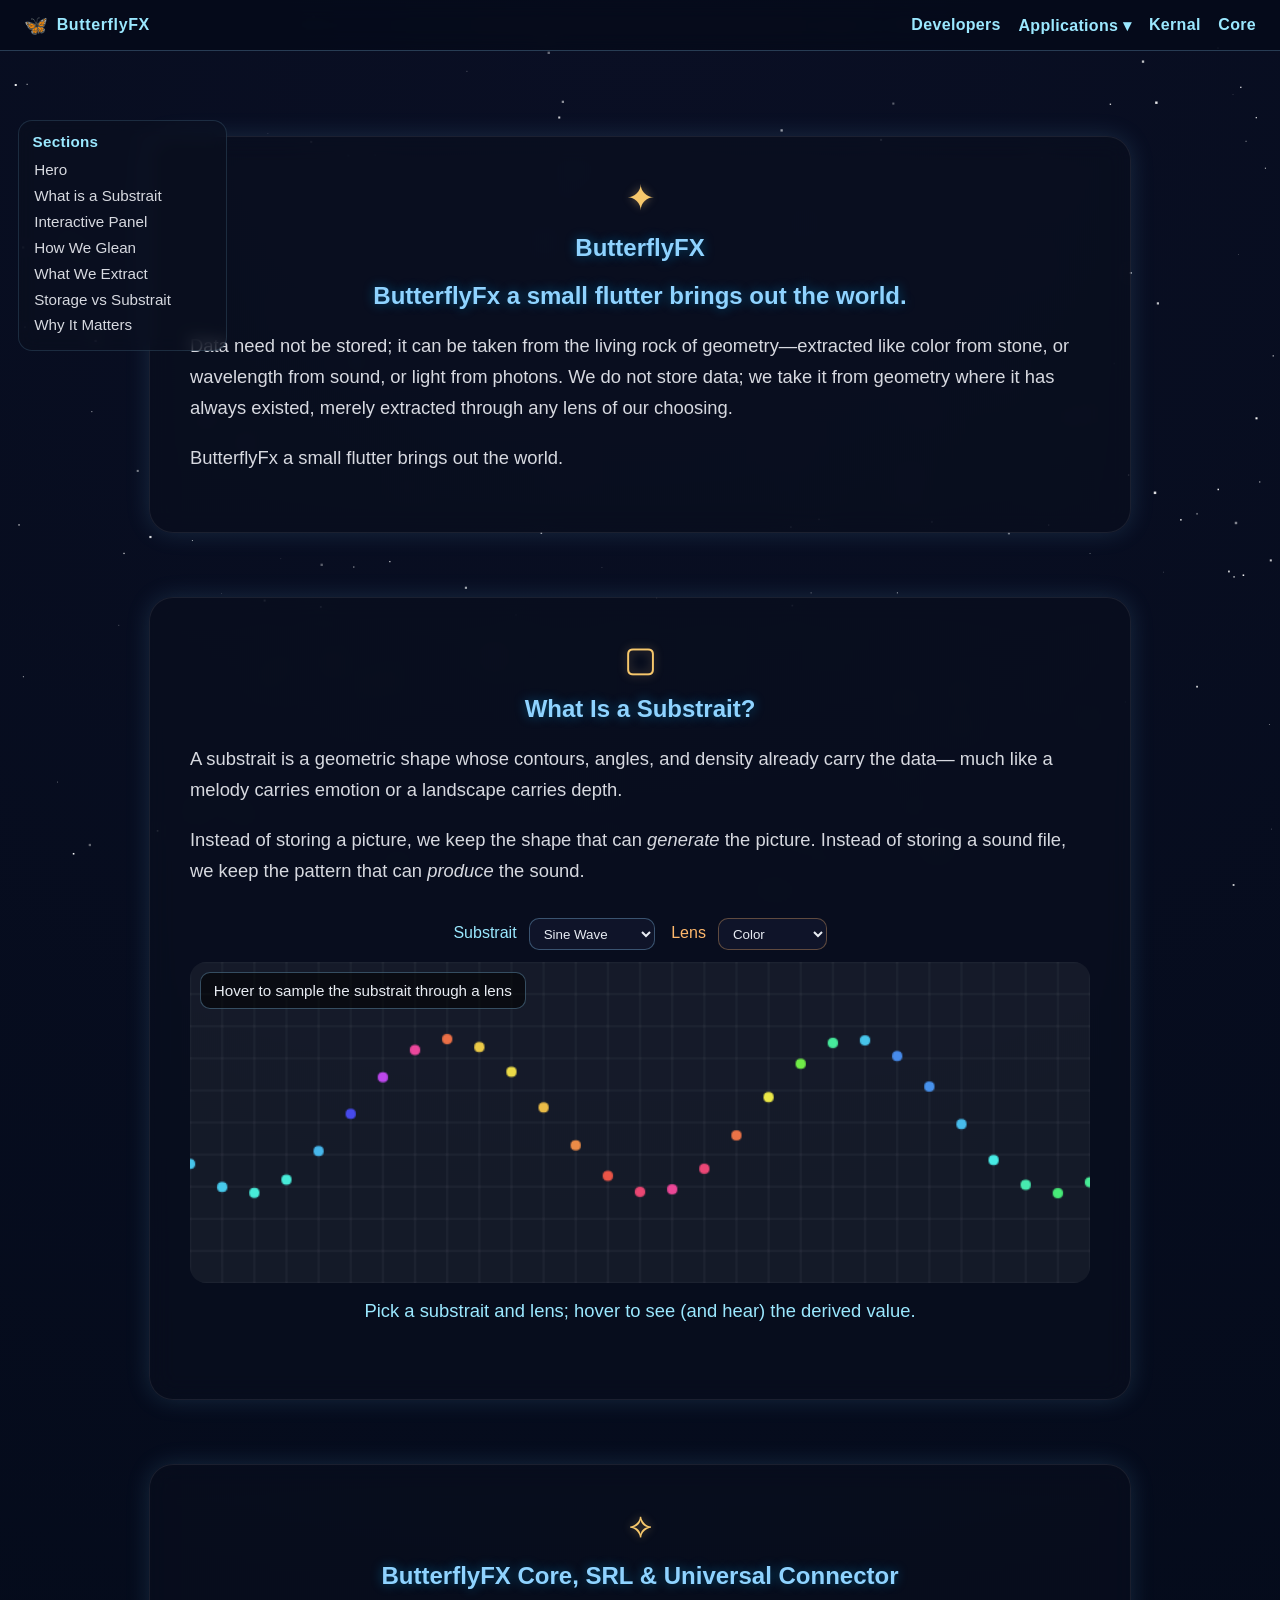
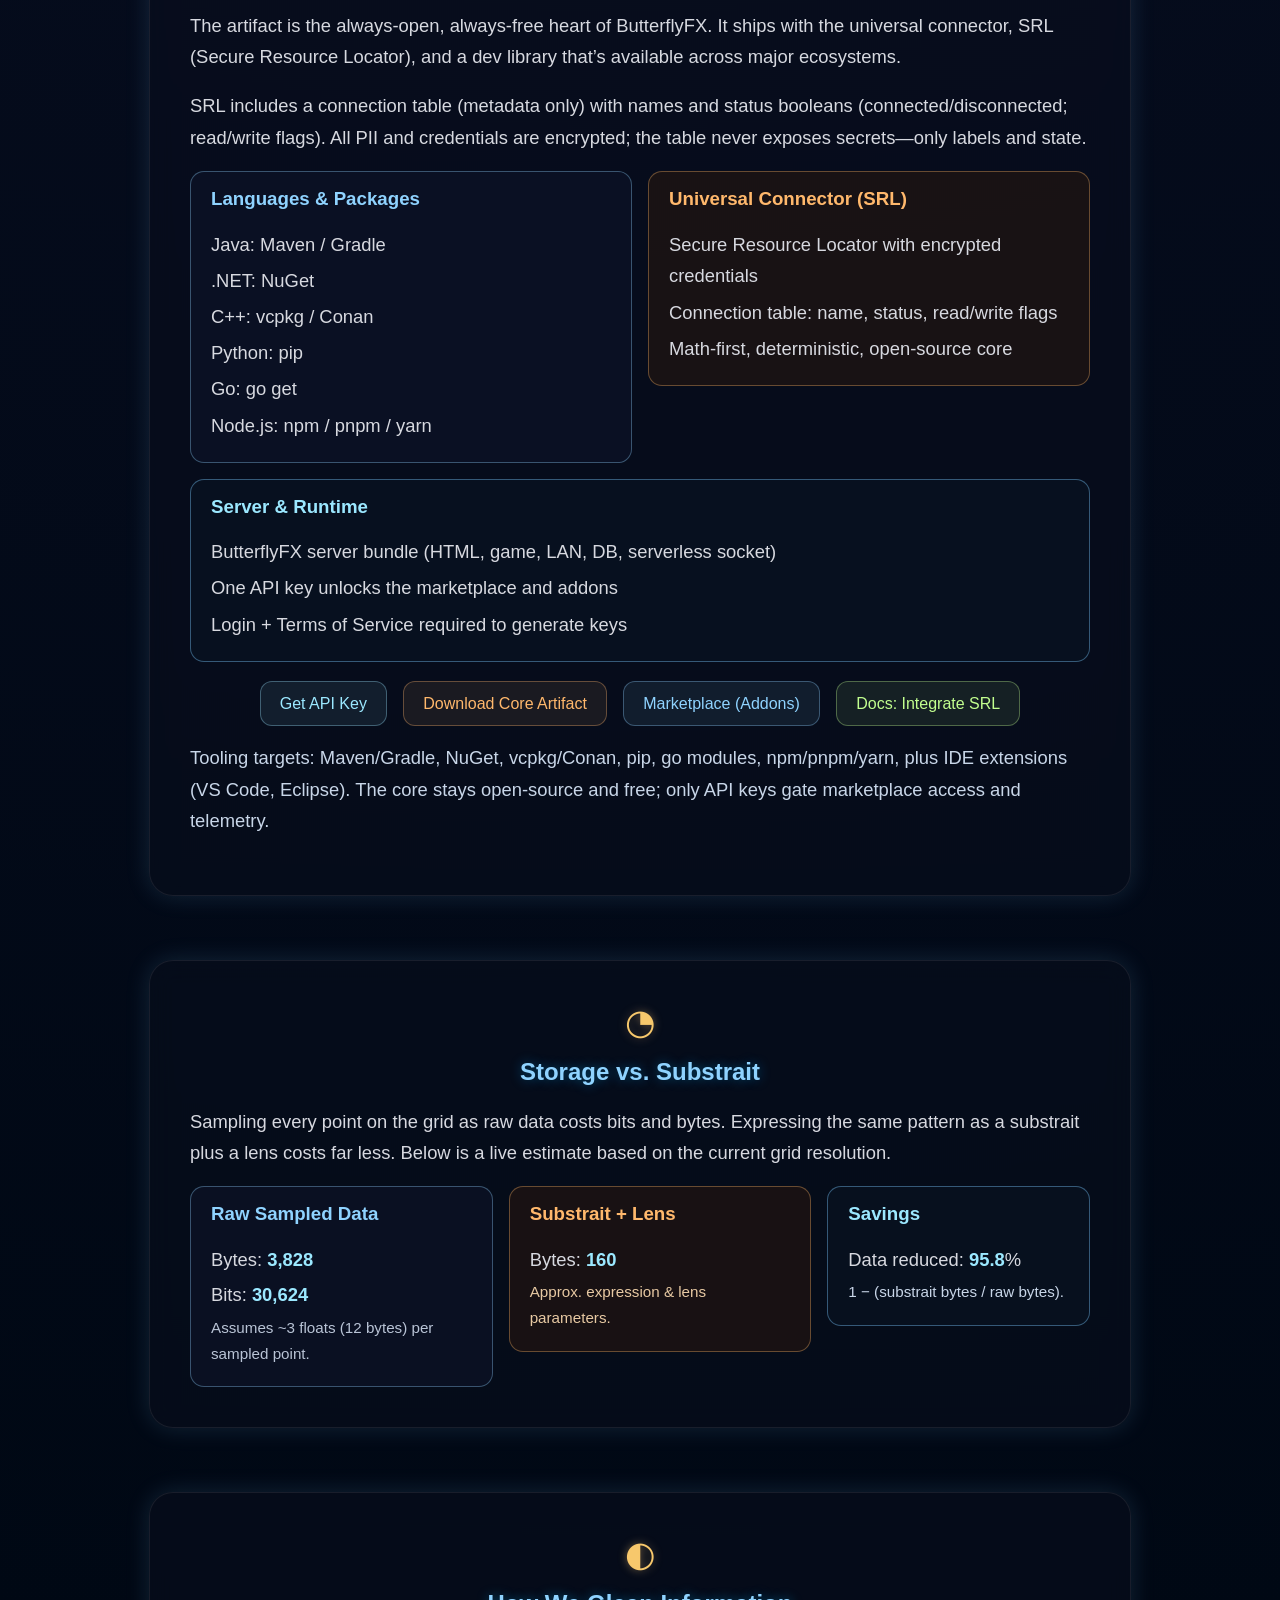
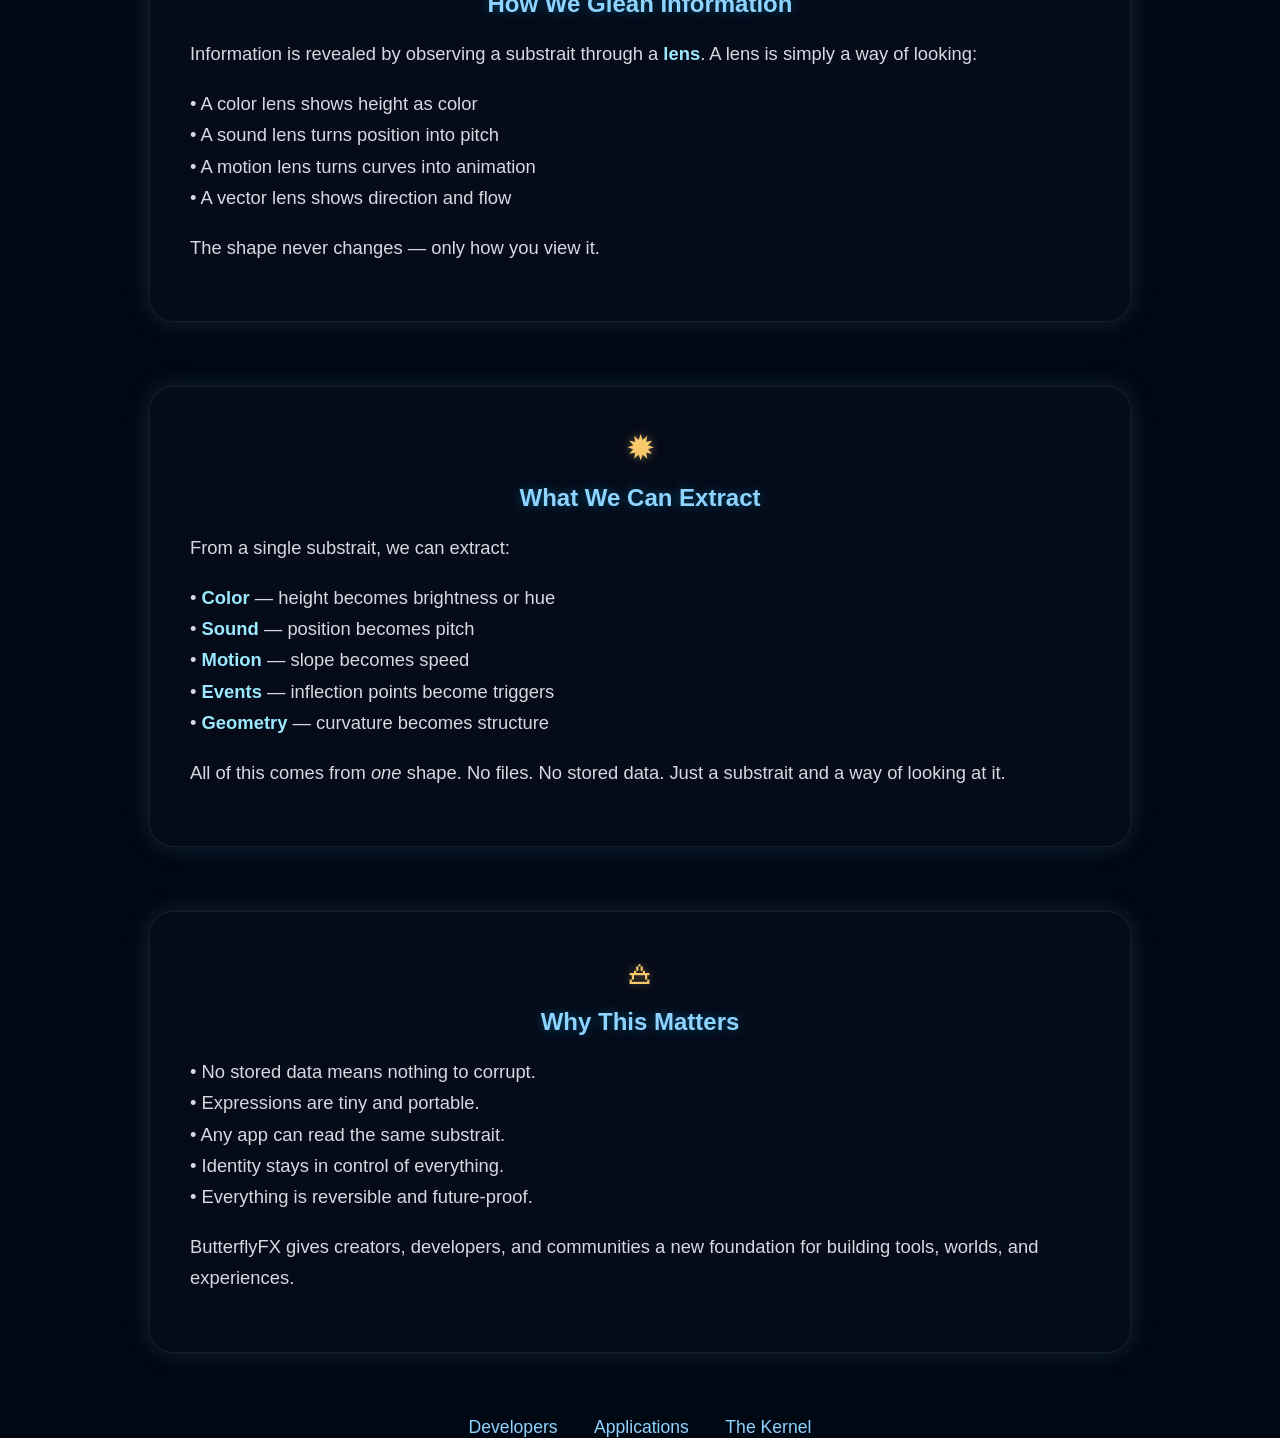
<file: extras/server/static/index.html>
<!DOCTYPE html>
<html lang="en">
<head>
<meta charset="UTF-8">
<title>ButterflyFX – A New Way to See Information</title>
<meta name="viewport" content="width=device-width, initial-scale=1">

<style>
    body {
        margin: 0;
        font-family: "Segoe UI", sans-serif;
        background: radial-gradient(circle at top, #0a0f24, #000814 70%);
        color: #e8ecf3;
        overflow-x: hidden;
        padding-top: 72px;
    }

    /* Starfield background */
    canvas#stars {
        position: fixed;
        top: 0; left: 0;
        width: 100vw;
        height: 100vh;
        z-index: -1;
    }

    /* Section panels */
    section {
        max-width: 900px;
        margin: 4rem auto;
        padding: 2.5rem;
        background: rgba(10, 15, 30, 0.55);
        border-radius: 24px;
        border: 1px solid rgba(255,255,255,0.08);
        backdrop-filter: blur(12px);
        box-shadow: 0 0 25px rgba(120, 200, 255, 0.15);
        animation: fadeUp 1.2s ease;
    }

    @keyframes fadeUp {
        from { opacity: 0; transform: translateY(40px); }
        to   { opacity: 1; transform: translateY(0); }
    }

    h1, h2 {
        text-align: center;
        margin-top: 0;
        color: #8fd3ff;
        text-shadow: 0 0 12px rgba(0,180,255,0.4);
    }

    p {
        font-size: 1.15rem;
        line-height: 1.7;
        color: #d7d9e0;
    }

    .glyph {
        font-size: 2.2rem;
        text-align: center;
        margin-bottom: 1rem;
        color: #f7c86c;
        text-shadow: 0 0 10px rgba(255, 200, 120, 0.4);
    }

    .highlight {
        color: #9be8ff;
        font-weight: bold;
    }

    nav {
        text-align: center;
        margin-top: 2rem;
    }

    nav a {
        color: #8fd3ff;
        margin: 0 1rem;
        text-decoration: none;
        font-size: 1.1rem;
    }

    nav a:hover {
        text-shadow: 0 0 10px #8fd3ff;
    }

    /* Top nav */
    .top-nav {
        position: fixed;
        top: 0; left: 0; right: 0;
        z-index: 10;
        display: flex;
        align-items: center;
        justify-content: space-between;
        padding: 0.85rem 1.5rem;
        background: rgba(5, 10, 25, 0.8);
        border-bottom: 1px solid rgba(143, 211, 255, 0.25);
        backdrop-filter: blur(10px);
    }
    .top-nav .brand {
        display: flex;
        align-items: center;
        gap: 0.5rem;
        color: #9be8ff;
        font-weight: 700;
        letter-spacing: 0.04em;
    }
    .top-nav .brand .logo {
        font-size: 1.2rem;
    }
    .top-nav .links {
        display: flex;
        gap: 1.1rem;
        align-items: center;
    }
    .top-nav a {
        color: #9be8ff;
        text-decoration: none;
        font-weight: 600;
        letter-spacing: 0.02em;
    }
    .top-nav a:hover { text-shadow: 0 0 10px #9be8ff; }

    .dropdown {
        position: relative;
    }
    .dropdown-toggle {
        display: inline-flex;
        align-items: center;
        gap: 0.35rem;
    }
    .dropdown-menu {
        position: absolute;
        top: 110%;
        left: 0;
        min-width: 180px;
        background: rgba(5, 10, 25, 0.95);
        border: 1px solid rgba(143,211,255,0.25);
        border-radius: 10px;
        padding: 0.4rem 0;
        box-shadow: 0 10px 25px rgba(0,0,0,0.35);
        display: none;
        z-index: 20;
    }
    .dropdown-menu a {
        display: block;
        padding: 0.45rem 0.9rem;
        color: #e8ecf3;
    }
    .dropdown-menu a:hover { color: #9be8ff; }
    .dropdown.open .dropdown-menu { display: block; }

    .menu-toggle {
        display: none;
        background: rgba(20,30,55,0.9);
        border: 1px solid rgba(143,211,255,0.35);
        color: #9be8ff;
        padding: 0.4rem 0.6rem;
        border-radius: 10px;
        cursor: pointer;
        font-weight: 700;
    }

    /* Side nav */
    .side-nav {
        position: fixed;
        left: 18px;
        top: 120px;
        z-index: 9;
        width: 180px;
        padding: 0.75rem 0.85rem;
        border-radius: 14px;
        background: rgba(10, 15, 30, 0.6);
        border: 1px solid rgba(143, 211, 255, 0.15);
        backdrop-filter: blur(8px);
    }
    .side-nav h4 {
        margin: 0 0 0.4rem 0;
        color: #9be8ff;
        font-size: 0.95rem;
        letter-spacing: 0.02em;
    }
    .side-nav a {
        display: block;
        color: #d7d9e0;
        text-decoration: none;
        padding: 0.28rem 0.1rem;
        font-size: 0.95rem;
    }
    .side-nav a:hover { color: #9be8ff; text-shadow: 0 0 6px #9be8ff; }

    /* Mobile drawer */
    .nav-drawer {
        position: fixed;
        top: 64px;
        left: 0; right: 0;
        z-index: 15;
        background: rgba(5, 10, 25, 0.92);
        backdrop-filter: blur(10px);
        border-bottom: 1px solid rgba(143, 211, 255, 0.2);
        padding: 0.5rem 1rem 1rem 1rem;
        display: none;
    }
    .nav-drawer.open { display: block; }
    .nav-drawer a {
        display: block;
        padding: 0.45rem 0.2rem;
        color: #e8ecf3;
        text-decoration: none;
        font-weight: 600;
    }
    .nav-drawer a:hover { color: #9be8ff; text-shadow: 0 0 6px #9be8ff; }

    /* Responsive rules */
    @media (max-width: 900px) {
        body { padding-top: 64px; }
        .top-nav { padding: 0.75rem 1rem; }
        .top-nav .links { display: none; }
        .menu-toggle { display: inline-flex; }
        .side-nav { display: none; }
        section { margin: 3rem auto; padding: 1.8rem; }
    }
</style>
</head>

<body>

<div class="top-nav">
    <div class="brand"><span class="logo">🦋</span><span>ButterflyFX</span></div>
    <div class="links">
        <a href="developers.html">Developers</a>
        <div class="dropdown" id="appsDropdown">
            <a href="#" class="dropdown-toggle" id="appsToggle">Applications ▾</a>
            <div class="dropdown-menu" id="appsMenu">
                <a href="apps.html">All Applications</a>
                <a href="benefits.html">Benefits</a>
                <a href="styleguide.html">Styleguide</a>
                <a href="sitemap.html">Sitemap</a>
            </div>
        </div>
        <a href="kernel.html">Kernal</a>
        <a href="core.html">Core</a>
    </div>
    <button class="menu-toggle" id="menuToggle">☰</button>
</div>

<div class="nav-drawer" id="navDrawer">
    <a href="developers.html">Developers</a>
    <a href="apps.html">Applications</a>
    <a href="kernel.html">Kernal</a>
    <a href="core.html">Core</a>
    <a href="#hero">Hero</a>
    <a href="core.html">Core & SRL</a>
    <a href="#substrait">What is a Substrait</a>
    <a href="#interactive">Interactive Panel</a>
    <a href="#glean">How We Glean</a>
    <a href="#examples">What We Extract</a>
    <a href="#storage">Storage vs Substrait</a>
    <a href="#why">Why It Matters</a>
</div>

<div class="side-nav">
    <h4>Sections</h4>
    <a href="#hero">Hero</a>
    <a href="#substrait">What is a Substrait</a>
    <a href="#interactive">Interactive Panel</a>
    <a href="#glean">How We Glean</a>
    <a href="#examples">What We Extract</a>
    <a href="#storage">Storage vs Substrait</a>
    <a href="#why">Why It Matters</a>
</div>

<canvas id="stars"></canvas>

<!-- HERO -->
<section id="hero">
    <div class="glyph">✦</div>
    <h1>ButterflyFX</h1>
    <h2>ButterflyFx a small flutter brings out the world.</h2>
    <p>
        Data need not be stored; it can be taken from the living rock of geometry—extracted like color from stone, or wavelength from sound, or light from photons. We do not store data; we take it from geometry where it has always existed, merely extracted through any lens of our choosing.
    </p>
    <p>
        ButterflyFx a small flutter brings out the world.
    </p>
</section>

<!-- WHAT IS A SUBSTRAIT -->
<section id="substrait">
    <div class="glyph">▢</div>
    <h2>What Is a Substrait?</h2>
    <p>
        A substrait is a geometric shape whose contours, angles, and density already carry the data—
        much like a melody carries emotion or a landscape carries depth.
    </p>
    <p>
        Instead of storing a picture, we keep the shape that can <em>generate</em> the picture.
        Instead of storing a sound file, we keep the pattern that can <em>produce</em> the sound.
    </p>

    <!-- VISUAL: Interactive substrait + lens panel -->
    <div id="interactive" style="margin:2rem auto; text-align:center;">
        <div style="display:flex; flex-wrap:wrap; gap:1rem; justify-content:center; align-items:center; margin-bottom:0.75rem;">
            <label style="color:#9be8ff;">Substrait
                <select id="substraitSelect" style="margin-left:0.5rem; padding:0.4rem 0.6rem; border-radius:10px; border:1px solid #8fd3ff55; background:#0f1429; color:#e8ecf3;">
                    <option value="sine">Sine Wave</option>
                    <option value="spiral">Spiral Wave</option>
                    <option value="logistic">Logistic Curve</option>
                    <option value="zxy">z = x·y</option>
                    <option value="zxy2">z = x·y²</option>
                    <option value="musicscale">Musical Scale</option>
                </select>
            </label>
            <label style="color:#ffb86c;">Lens
                <select id="lensSelect" style="margin-left:0.5rem; padding:0.4rem 0.6rem; border-radius:10px; border:1px solid #ffb86c55; background:#0f1429; color:#e8ecf3;">
                    <option value="color">Color</option>
                    <option value="sound">Sound</option>
                    <option value="vector">Vector</option>
                    <option value="ascii">ASCII</option>
                    <option value="note">Music Note</option>
                </select>
            </label>
        </div>

        <div style="position:relative;">
            <canvas id="substrateCanvas" width="700" height="250" 
                style="width:100%; border-radius:16px; background:rgba(255,255,255,0.05);">
            </canvas>
            <div id="hoverReadout" style="position:absolute; top:10px; left:10px; padding:0.55rem 0.8rem; border-radius:10px; background:rgba(0,0,0,0.55); color:#e8ecf3; font-size:0.95rem; border:1px solid #8fd3ff55; pointer-events:none;">
                Hover to sample the substrait through a lens
            </div>
        </div>
        <p style="color:#9be8ff; margin-top:0.5rem;">Pick a substrait and lens; hover to see (and hear) the derived value.</p>
    </div>
</section>

<!-- CORE & SRL -->
<section id="core">
    <div class="glyph">⟡</div>
    <h2>ButterflyFX Core, SRL & Universal Connector</h2>
    <p>
        The artifact is the always-open, always-free heart of ButterflyFX. It ships with the universal connector,
        SRL (Secure Resource Locator), and a dev library that’s available across major ecosystems.
    </p>
    <p>
        SRL includes a connection table (metadata only) with names and status booleans (connected/disconnected;
        read/write flags). All PII and credentials are encrypted; the table never exposes secrets—only labels and state.
    </p>

    <div style="display:flex; flex-wrap:wrap; gap:1rem; justify-content:center; align-items:flex-start; margin-top:1rem;">
        <div style="flex:1 1 260px; padding:1rem 1.25rem; border:1px solid rgba(143,211,255,0.35); border-radius:14px; background:rgba(15,20,41,0.65);">
            <h3 style="color:#8fd3ff; margin-top:0;">Languages & Packages</h3>
            <p style="margin:0.3rem 0;">Java: Maven / Gradle</p>
            <p style="margin:0.3rem 0;">.NET: NuGet</p>
            <p style="margin:0.3rem 0;">C++: vcpkg / Conan</p>
            <p style="margin:0.3rem 0;">Python: pip</p>
            <p style="margin:0.3rem 0;">Go: go get</p>
            <p style="margin:0.3rem 0;">Node.js: npm / pnpm / yarn</p>
        </div>
        <div style="flex:1 1 260px; padding:1rem 1.25rem; border:1px solid rgba(255,184,108,0.35); border-radius:14px; background:rgba(41,24,15,0.55);">
            <h3 style="color:#ffb86c; margin-top:0;">Universal Connector (SRL)</h3>
            <p style="margin:0.3rem 0;">Secure Resource Locator with encrypted credentials</p>
            <p style="margin:0.3rem 0;">Connection table: name, status, read/write flags</p>
            <p style="margin:0.3rem 0;">Math-first, deterministic, open-source core</p>
        </div>
        <div style="flex:1 1 260px; padding:1rem 1.25rem; border:1px solid rgba(120,200,255,0.4); border-radius:14px; background:rgba(10,20,35,0.65);">
            <h3 style="color:#9be8ff; margin-top:0;">Server & Runtime</h3>
            <p style="margin:0.3rem 0;">ButterflyFX server bundle (HTML, game, LAN, DB, serverless socket)</p>
            <p style="margin:0.3rem 0;">One API key unlocks the marketplace and addons</p>
            <p style="margin:0.3rem 0;">Login + Terms of Service required to generate keys</p>
        </div>
    </div>

    <div style="display:flex; flex-wrap:wrap; gap:1rem; justify-content:center; margin-top:1.2rem;">
        <a href="#" style="padding:0.8rem 1.2rem; border-radius:12px; background:#9be8ff15; border:1px solid #9be8ff55; color:#9be8ff; text-decoration:none;">Get API Key</a>
        <a href="#" style="padding:0.8rem 1.2rem; border-radius:12px; background:#ffb86c15; border:1px solid #ffb86c55; color:#ffb86c; text-decoration:none;">Download Core Artifact</a>
        <a href="#" style="padding:0.8rem 1.2rem; border-radius:12px; background:#8fd3ff15; border:1px solid #8fd3ff55; color:#8fd3ff; text-decoration:none;">Marketplace (Addons)</a>
        <a href="#" style="padding:0.8rem 1.2rem; border-radius:12px; background:#c2ff8f15; border:1px solid #c2ff8f55; color:#c2ff8f; text-decoration:none;">Docs: Integrate SRL</a>
    </div>

    <p style="margin-top:1rem; color:#c8d6e8;">
        Tooling targets: Maven/Gradle, NuGet, vcpkg/Conan, pip, go modules, npm/pnpm/yarn, plus IDE extensions (VS Code, Eclipse).
        The core stays open-source and free; only API keys gate marketplace access and telemetry.
    </p>
</section>

    <!-- STORAGE COMPARISON PANEL -->
    <section id="storage">
        <div class="glyph">◔</div>
        <h2>Storage vs. Substrait</h2>
        <p>
            Sampling every point on the grid as raw data costs bits and bytes. Expressing the same pattern as a
            substrait plus a lens costs far less. Below is a live estimate based on the current grid resolution.
        </p>
        <div style="display:flex; flex-wrap:wrap; gap:1rem; justify-content:center; align-items:flex-start; margin-top:1rem;">
            <div style="flex:1 1 260px; padding:1rem 1.25rem; border:1px solid rgba(143,211,255,0.35); border-radius:14px; background:rgba(15,20,41,0.65);">
                <h3 style="color:#8fd3ff; margin-top:0;">Raw Sampled Data</h3>
                <p style="margin:0.25rem 0;">Bytes: <span id="rawBytes" class="highlight">—</span></p>
                <p style="margin:0.25rem 0;">Bits: <span id="rawBits" class="highlight">—</span></p>
                <p style="margin:0.25rem 0; font-size:0.95rem; color:#b9c4d6;">Assumes ~3 floats (12 bytes) per sampled point.</p>
            </div>
            <div style="flex:1 1 260px; padding:1rem 1.25rem; border:1px solid rgba(255,184,108,0.35); border-radius:14px; background:rgba(41,24,15,0.55);">
                <h3 style="color:#ffb86c; margin-top:0;">Substrait + Lens</h3>
                <p style="margin:0.25rem 0;">Bytes: <span id="subBytes" class="highlight">—</span></p>
                <p style="margin:0.25rem 0; font-size:0.95rem; color:#e7c9a3;">Approx. expression & lens parameters.</p>
            </div>
            <div style="flex:1 1 220px; padding:1rem 1.25rem; border:1px solid rgba(120,200,255,0.4); border-radius:14px; background:rgba(10,20,35,0.65);">
                <h3 style="color:#9be8ff; margin-top:0;">Savings</h3>
                <p style="margin:0.25rem 0;">Data reduced: <span id="savedPct" class="highlight">—</span>%</p>
                <p style="margin:0.25rem 0; font-size:0.95rem; color:#c8d6e8;">1 − (substrait bytes / raw bytes).</p>
            </div>
        </div>
    </section>

<!-- HOW WE GLEAN INFORMATION -->
<section id="glean">
    <div class="glyph">◐</div>
    <h2>How We Glean Information</h2>
    <p>
        Information is revealed by observing a substrait through a <span class="highlight">lens</span>.
        A lens is simply a way of looking:
    </p>
    <p>
        • A color lens shows height as color<br>
        • A sound lens turns position into pitch<br>
        • A motion lens turns curves into animation<br>
        • A vector lens shows direction and flow
    </p>
    <p>
        The shape never changes — only how you view it.
    </p>
</section>

<!-- EXAMPLES -->
<section id="examples">
    <div class="glyph">✹</div>
    <h2>What We Can Extract</h2>
    <p>
        From a single substrait, we can extract:
    </p>
    <p>
        • <strong class="highlight">Color</strong> — height becomes brightness or hue<br>
        • <strong class="highlight">Sound</strong> — position becomes pitch<br>
        • <strong class="highlight">Motion</strong> — slope becomes speed<br>
        • <strong class="highlight">Events</strong> — inflection points become triggers<br>
        • <strong class="highlight">Geometry</strong> — curvature becomes structure
    </p>
    <p>
        All of this comes from <em>one</em> shape.
        No files. No stored data. Just a substrait and a way of looking at it.
    </p>
</section>

<!-- WHY IT MATTERS -->
<section id="why">
    <div class="glyph">🜁</div>
    <h2>Why This Matters</h2>
    <p>
        • No stored data means nothing to corrupt.<br>
        • Expressions are tiny and portable.<br>
        • Any app can read the same substrait.<br>
        • Identity stays in control of everything.<br>
        • Everything is reversible and future‑proof.<br>
    </p>
    <p>
        ButterflyFX gives creators, developers, and communities a new foundation for building
        tools, worlds, and experiences.
    </p>
</section>

<!-- NAVIGATION -->
<nav>
    <a href="#">Developers</a>
    <a href="#">Applications</a>
    <a href="#">The Kernel</a>
</nav>

<script>
/* Simple starfield animation */
const canvas = document.getElementById("stars");
const ctx = canvas.getContext("2d");
let w, h;
let stars = [];

function init() {
    w = canvas.width = window.innerWidth;
    h = canvas.height = window.innerHeight;
    stars = Array.from({length: 200}, () => ({
        x: Math.random() * w,
        y: Math.random() * h,
        z: Math.random() * 2 + 0.5
    }));
}

function animate() {
    ctx.clearRect(0, 0, w, h);
    ctx.fillStyle = "white";

    stars.forEach(s => {
        ctx.globalAlpha = s.z * 0.6;
        ctx.fillRect(s.x, s.y, s.z, s.z);
        s.y += s.z * 0.4;
        if (s.y > h) s.y = 0;
    });

    requestAnimationFrame(animate);
}

init();
animate();
window.onresize = init;

/* Interactive substrait + lens panel with audio beeps */
const sub = document.getElementById("substrateCanvas");
const subctx = sub.getContext("2d");
const subSelect = document.getElementById("substraitSelect");
const lensSelect = document.getElementById("lensSelect");
const readout = document.getElementById("hoverReadout");
const rawBytesEl = document.getElementById("rawBytes");
const rawBitsEl = document.getElementById("rawBits");
const subBytesEl = document.getElementById("subBytes");
const savedPctEl = document.getElementById("savedPct");
const navDrawer = document.getElementById("navDrawer");
const menuToggle = document.getElementById("menuToggle");
const appsDropdown = document.getElementById("appsDropdown");
const appsToggle = document.getElementById("appsToggle");
let t = 0;
let substraitType = subSelect ? subSelect.value : "sine";
let lensType = lensSelect ? lensSelect.value : "color";
let rainbowTrail = [];
let vectorArrow = null;
let soundRipples = [];
const gridSpacing = 25;
let gridPoints = [];
let hoverPoint = null;
let scanActive = false;
let scanIndex = 0;

function updateStoragePanel() {
    if (!rawBytesEl || !rawBitsEl || !subBytesEl || !savedPctEl) return;
    const gridX = Math.floor(sub.width / gridSpacing) + 1;
    const gridY = Math.floor(sub.height / gridSpacing) + 1;
    const sampleCount = gridX * gridY;
    const bytesPerSample = 12; // e.g., 3 floats (position/value)
    const rawBytes = sampleCount * bytesPerSample;
    const rawBits = rawBytes * 8;
    const exprBytes = 128; // approximate substrait expression size
    const lensBytes = 32;  // approximate lens parameters
    const subBytes = exprBytes + lensBytes;
    const savedPct = rawBytes > 0 ? Math.max(0, (1 - subBytes / rawBytes) * 100) : 0;

    rawBytesEl.textContent = rawBytes.toLocaleString();
    rawBitsEl.textContent = rawBits.toLocaleString();
    subBytesEl.textContent = subBytes.toLocaleString();
    savedPctEl.textContent = savedPct.toFixed(1);
}

// Utility: quantize raw frequency to nearest semitone (whole/half steps) and return note info
// Center octave anchored at C4; canvas split into sections, each adds/subtracts an octave so pitch rises left-to-right.
function quantizeToNote(rawFreq, xPos, canvasWidth) {
    const names = ["C", "C#", "D", "D#", "E", "F", "F#", "G", "G#", "A", "A#", "B"];
    const midiRaw = Math.round(69 + 12 * Math.log2(rawFreq / 440)); // nearest semitone from substrait
    const noteIndex = ((midiRaw % 12) + 12) % 12;
    const sections = 7; // center + 3 octaves down/up
    const sectionW = canvasWidth / sections;
    const midSection = Math.floor(sections / 2);
    const octaveOffset = Math.floor(xPos / sectionW) - midSection; // progresses upward left->right
    const baseOctave = 4; // center is C4
    const octave = baseOctave + octaveOffset;
    const midi = noteIndex + octave * 12;
    const freq = 440 * Math.pow(2, (midi - 69) / 12);
    const label = `${names[noteIndex]}${octave}`;
    return { freq, label };
}

function curvatureSign(x, t, type) {
    const y0 = curveY(Math.max(0, x - 1), t, type);
    const y1 = curveY(x, t, type);
    const y2 = curveY(Math.min(sub.width, x + 1), t, type);
    const second = y2 - 2 * y1 + y0;
    if (second > 0.5) return "concave up";
    if (second < -0.5) return "concave down";
    return "near inflection";
}

function quadrantFromAngle(angle) {
    const a = (angle + 360) % 360;
    if (a >= 45 && a < 135) return "Q1";
    if (a >= 135 && a < 225) return "Q2";
    if (a >= 225 && a < 315) return "Q3";
    return "Q4";
}

// Audio setup
let audioCtx;
let lastBeep = 0;
function getCtx() {
    if (!audioCtx) audioCtx = new (window.AudioContext || window.webkitAudioContext)();
    return audioCtx;
}
function playBeep(freq) {
    const now = performance.now();
    if (now - lastBeep < 80) return; // throttle rapid moves
    lastBeep = now;
    const ctxA = getCtx();
    const o = ctxA.createOscillator();
    const g = ctxA.createGain();
    o.type = "sine";
    o.frequency.value = freq;
    g.gain.value = 0.08;
    o.connect(g).connect(ctxA.destination);
    o.start();
    o.stop(ctxA.currentTime + 0.12);
}

function curveY(x, t, type) {
    if (type === "sine") {
        return 120 + Math.sin((x + t) * 0.02) * 60;
    } else if (type === "spiral") {
        return 120 + Math.sin((x * 0.04 + t * 0.01)) * (x * 0.07 + 20);
    } else if (type === "logistic") {
        const L = 1, k = 0.045, x0 = sub.width / 2;
        return 220 - (L / (1 + Math.exp(-k * (x - x0)))) * 200;
    } else if (type === "zxy") {
        // True saddle from product of two axes: x and a time/phase-driven y component
        const xN = (x / sub.width) * 2 - 1; // -1..1 across grid
        const yPhase = t * 0.04 + (x / gridSpacing) * 0.35;
        const yN = Math.sin(yPhase); // -1..1
        const z = xN * yN; // xy saddle
        return sub.height / 2 - z * (sub.height * 0.3);
    } else if (type === "zxy2") {
        // Quadratic table: x times y^2 (parabolic in y, sign from x)
        const xN = (x / sub.width) * 2 - 1; // -1..1
        const yPhase = t * 0.04 + (x / gridSpacing) * 0.35;
        const yN = Math.sin(yPhase); // -1..1
        const z = xN * (yN * yN); // y^2 >=0, so parabola scaled by x sign
        return sub.height / 2 - z * (sub.height * 0.35);
    } else if (type === "musicscale") {
        const steps = [0, 2, 4, 5, 7, 9, 11, 12]; // major scale semitones
        const seg = sub.width / steps.length;
        const idx = Math.min(steps.length - 1, Math.max(0, Math.floor(x / seg)));
        const base = steps[idx];
        return 150 - base * 6 + Math.sin(t * 0.04 + idx) * 8;
    }
    return 120;
}

function slopeAngleDeg(x, t, type) {
    const y1 = curveY(Math.max(0, x - 1), t, type);
    const y2 = curveY(Math.min(sub.width, x + 1), t, type);
    const angle = Math.atan2(y2 - y1, 2); // delta x ~2 px
    return (angle * 180 / Math.PI + 360) % 360;
}

function lensValue(x, y, type) {
    const normY = 1 - (y / sub.height);
    const normX = x / sub.width;
    const slopeDeg = slopeAngleDeg(x, t, substraitType) / 360; // normalized slope contribution
    if (type === "color") {
        // full spectrum 0-360 with unweighted X/Y plus gentle time jitter so every substrait spans all hues
        const jitter = 0.15 * ((Math.sin(t * 0.01 + x * 0.02) + 1) / 2);
        const blended = (normX + normY + slopeDeg + jitter) % 1;
        const hue = Math.floor(360 * blended);
        return { text: `Color hue: ${hue}°`, color: `hsl(${hue},80%,60%)` };
    }
    if (type === "sound" || type === "note") {
        const angle = slopeAngleDeg(x, t, substraitType);
        const dist = Math.abs(y - sub.height / 2) / (sub.height / 2);
        // derive raw freq directly from substrait-driven features
        const rawFreq = 110 + 1650 * (0.35 * dist + 0.65 * (angle / 360));
        if (type === "note") {
            const note = quantizeToNote(rawFreq, x, sub.width);
            const text = `Note: ${note.label} (${note.freq.toFixed(1)} Hz) | from slope ${angle.toFixed(0)}° & height`;
            return { text, color: "#ffb86c", freq: note.freq };
        }
        const label = `Sound freq: ${rawFreq.toFixed(0)} Hz`;
        return { text: label, color: "#ffb86c", freq: rawFreq };
    }
    if (type === "vector") {
        const angle = Math.floor(slopeAngleDeg(x, t, substraitType));
        const quad = quadrantFromAngle(angle);
        const curve = curvatureSign(x, t, substraitType);
        return { text: `Vector angle: ${angle}° | quadrant: ${quad} | ${curve}`, color: "#9be8ff", angle };
    }
    if (type === "ascii") {
        const code = 33 + Math.floor(normY * 60);
        const ch = String.fromCharCode(code);
        const dist0 = Math.abs(y - sub.height / 2).toFixed(1);
        const xPos = Math.round(x);
        const yPos = Math.round(y);
        return { text: `ASCII: ${ch} (code ${code}) | x=${xPos}, y=${yPos}, |y-mid|=${dist0}`, color: "#8fd3ff" };
    }
    return { text: "", color: "#e8ecf3" };
}

function lensHue(x, y, type) {
    if (type === "color") {
        const blended = ((x / sub.width) + (1 - y / sub.height) + slopeAngleDeg(x, t, substraitType) / 360 + 0.15 * ((Math.sin(t * 0.01 + x * 0.02) + 1) / 2)) % 1;
        return Math.floor(blended * 360);
    }
    if (type === "sound" || type === "note") {
        const angle = slopeAngleDeg(x, t, substraitType);
        const dist = Math.abs(y - sub.height / 2) / (sub.height / 2);
        const rawFreq = 110 + 1650 * (0.35 * dist + 0.65 * (angle / 360));
        return ((rawFreq - 110) / 1760) * 360; // map freq range to hue
    }
    if (type === "vector") {
        return slopeAngleDeg(x, t, substraitType); // angle already 0-360
    }
    if (type === "ascii") {
        const code = 33 + Math.floor((1 - y / sub.height) * 60);
        return (code % 90) / 90 * 360;
    }
    return 200;
}

function drawInteractive() {
    subctx.clearRect(0, 0, sub.width, sub.height);

    // grid background
    subctx.strokeStyle = "rgba(255,255,255,0.07)";
    subctx.lineWidth = 1;
    for (let gx = 0; gx <= sub.width; gx += gridSpacing) {
        subctx.beginPath();
        subctx.moveTo(gx, 0);
        subctx.lineTo(gx, sub.height);
        subctx.stroke();
    }
    for (let gy = 0; gy <= sub.height; gy += gridSpacing) {
        subctx.beginPath();
        subctx.moveTo(0, gy);
        subctx.lineTo(sub.width, gy);
        subctx.stroke();
    }

    // sample substrait on grid columns as points
    gridPoints = [];
    for (let gx = 0; gx <= sub.width; gx += gridSpacing) {
        const y = curveY(gx, t, substraitType);
        gridPoints.push({ x: gx, y });
    }

    gridPoints.forEach(p => {
        subctx.beginPath();
        const hue = lensHue(p.x, p.y, lensType);
        subctx.fillStyle = `hsl(${hue},80%,60%)`;
        subctx.arc(p.x, p.y, 4, 0, Math.PI * 2);
        subctx.fill();
    });

    // scanning activation left-to-right when cursor is inside panel
    if (scanActive && gridPoints.length) {
        scanIndex = (scanIndex + 1) % gridPoints.length;
        const p = gridPoints[scanIndex];
        subctx.beginPath();
        subctx.strokeStyle = "#ffffff";
        subctx.lineWidth = 2;
        subctx.arc(p.x, p.y, 8, 0, Math.PI * 2);
        subctx.stroke();

        const lens = lensValue(p.x, p.y, lensType);
        if ((lensType === "sound" || lensType === "note") && lens.freq) {
            playBeep(lens.freq);
            const wavelength = 200 + (1800 - lens.freq);
            soundRipples.push({ x: p.x, y: p.y, baseRadius: 4, expand: Math.max(30, wavelength * 0.05), life: 1 });
            if (soundRipples.length > 40) soundRipples.shift();
        }
        if (lensType === "color") {
            const hue = lensHue(p.x, p.y, lensType);
            rainbowTrail.push({ x: p.x, y: p.y, hue, life: 1 });
            if (rainbowTrail.length > 120) rainbowTrail.shift();
        }
        if (lensType === "vector" && lens.angle !== undefined) {
            vectorArrow = { x: p.x, y: p.y, angle: lens.angle, life: 1 };
        }
    }

    updateStoragePanel();

    // highlight current hover point
    if (hoverPoint) {
        subctx.beginPath();
        subctx.strokeStyle = "#ffffff";
        subctx.lineWidth = 2;
        subctx.arc(hoverPoint.x, hoverPoint.y, 7, 0, Math.PI * 2);
        subctx.stroke();
    }

    // draw rainbow trail for color lens
    if (rainbowTrail.length) {
        rainbowTrail = rainbowTrail.filter(p => p.life > 0);
        rainbowTrail.forEach(p => {
            const alpha = p.life;
            const radius = 10 * p.life + 4;
            subctx.beginPath();
            subctx.fillStyle = `hsla(${p.hue},90%,60%,${alpha})`;
            subctx.arc(p.x, p.y, radius, 0, Math.PI * 2);
            subctx.fill();
            p.life -= 0.012;
        });
    }

    // sound ripples
    if (soundRipples.length) {
        soundRipples = soundRipples.filter(r => r.life > 0);
        soundRipples.forEach(r => {
            const alpha = r.life * 0.5;
            const radius = r.baseRadius + r.expand * (1 - r.life);
            subctx.beginPath();
            subctx.strokeStyle = `rgba(255, 184, 108, ${alpha})`;
            subctx.lineWidth = 2;
            subctx.arc(r.x, r.y, radius, 0, Math.PI * 2);
            subctx.stroke();
            r.life -= 0.02;
        });
    }

    // draw vector arrow if active
    if (vectorArrow && vectorArrow.life > 0) {
        const a = vectorArrow.angle * Math.PI / 180;
        const len = 36;
        const x1 = vectorArrow.x;
        const y1 = vectorArrow.y;
        const x2 = x1 + Math.cos(a) * len;
        const y2 = y1 + Math.sin(a) * len;
        subctx.strokeStyle = '#9be8ff';
        subctx.lineWidth = 3;
        subctx.beginPath();
        subctx.moveTo(x1, y1);
        subctx.lineTo(x2, y2);
        subctx.stroke();
        // arrow head
        const headLen = 10;
        const leftA = a + Math.PI * 0.8;
        const rightA = a - Math.PI * 0.8;
        subctx.beginPath();
        subctx.moveTo(x2, y2);
        subctx.lineTo(x2 + Math.cos(leftA) * headLen, y2 + Math.sin(leftA) * headLen);
        subctx.lineTo(x2 + Math.cos(rightA) * headLen, y2 + Math.sin(rightA) * headLen);
        subctx.closePath();
        subctx.fillStyle = '#9be8ff';
        subctx.fill();
        vectorArrow.life -= 0.03;
    }

    t += 1.4;
    requestAnimationFrame(drawInteractive);
}

if (subSelect) subSelect.onchange = () => { substraitType = subSelect.value; };
if (lensSelect) lensSelect.onchange = () => { lensType = lensSelect.value; };

sub.addEventListener('mousemove', (e) => {
    const rect = sub.getBoundingClientRect();
    const mx = (e.clientX - rect.left) * (sub.width / rect.width);
    const my = (e.clientY - rect.top) * (sub.height / rect.height);

    scanActive = true;

    // snap hover to nearest grid point so interaction reflects grid sampling
    let x = mx, y = my;
    if (gridPoints.length) {
        let best = Infinity;
        gridPoints.forEach(p => {
            const d2 = (p.x - mx) ** 2 + (p.y - my) ** 2;
            if (d2 < best) { best = d2; x = p.x; y = p.y; }
        });
    } else {
        y = curveY(x, t, substraitType);
    }

    hoverPoint = { x, y };

    const lens = lensValue(x, y, lensType);
    readout.textContent = lens.text;
    readout.style.color = lens.color;
    if ((lensType === "sound" || lensType === "note") && lens.freq) {
        playBeep(lens.freq);
    }
    if (lensType === "color" && lens.text.includes("Color hue")) {
        const hueMatch = lens.text.match(/([0-9]+)°/);
        const hue = hueMatch ? parseInt(hueMatch[1], 10) : 200;
        rainbowTrail.push({ x, y, hue, life: 1 });
        if (rainbowTrail.length > 120) rainbowTrail.shift();
    }
    if (lensType === "vector") {
        const angle = slopeAngleDeg(x, t, substraitType);
        vectorArrow = { x, y, angle, life: 1 };
    }
    if ((lensType === "sound" || lensType === "note") && lens.freq) {
        // wavelength proxy: lower freq -> larger ripple
        const wavelength = 200 + (1800 - lens.freq);
        soundRipples.push({ x, y, baseRadius: 4, expand: Math.max(30, wavelength * 0.05), life: 1 });
        if (soundRipples.length > 40) soundRipples.shift();
    }
});

sub.addEventListener('mouseleave', () => { hoverPoint = null; scanActive = false; scanIndex = 0; });

drawInteractive();

// mobile nav toggle
if (menuToggle && navDrawer) {
    menuToggle.addEventListener('click', () => {
        navDrawer.classList.toggle('open');
    });
    navDrawer.querySelectorAll('a').forEach(a => {
        a.addEventListener('click', () => navDrawer.classList.remove('open'));
    });
}

if (appsDropdown && appsToggle) {
    const toggleOpen = () => appsDropdown.classList.toggle('open');
    appsToggle.addEventListener('click', (e) => {
        e.preventDefault();
        toggleOpen();
    });
    appsDropdown.addEventListener('mouseleave', () => appsDropdown.classList.remove('open'));
}
</script>

</body>
</html>
</file>
